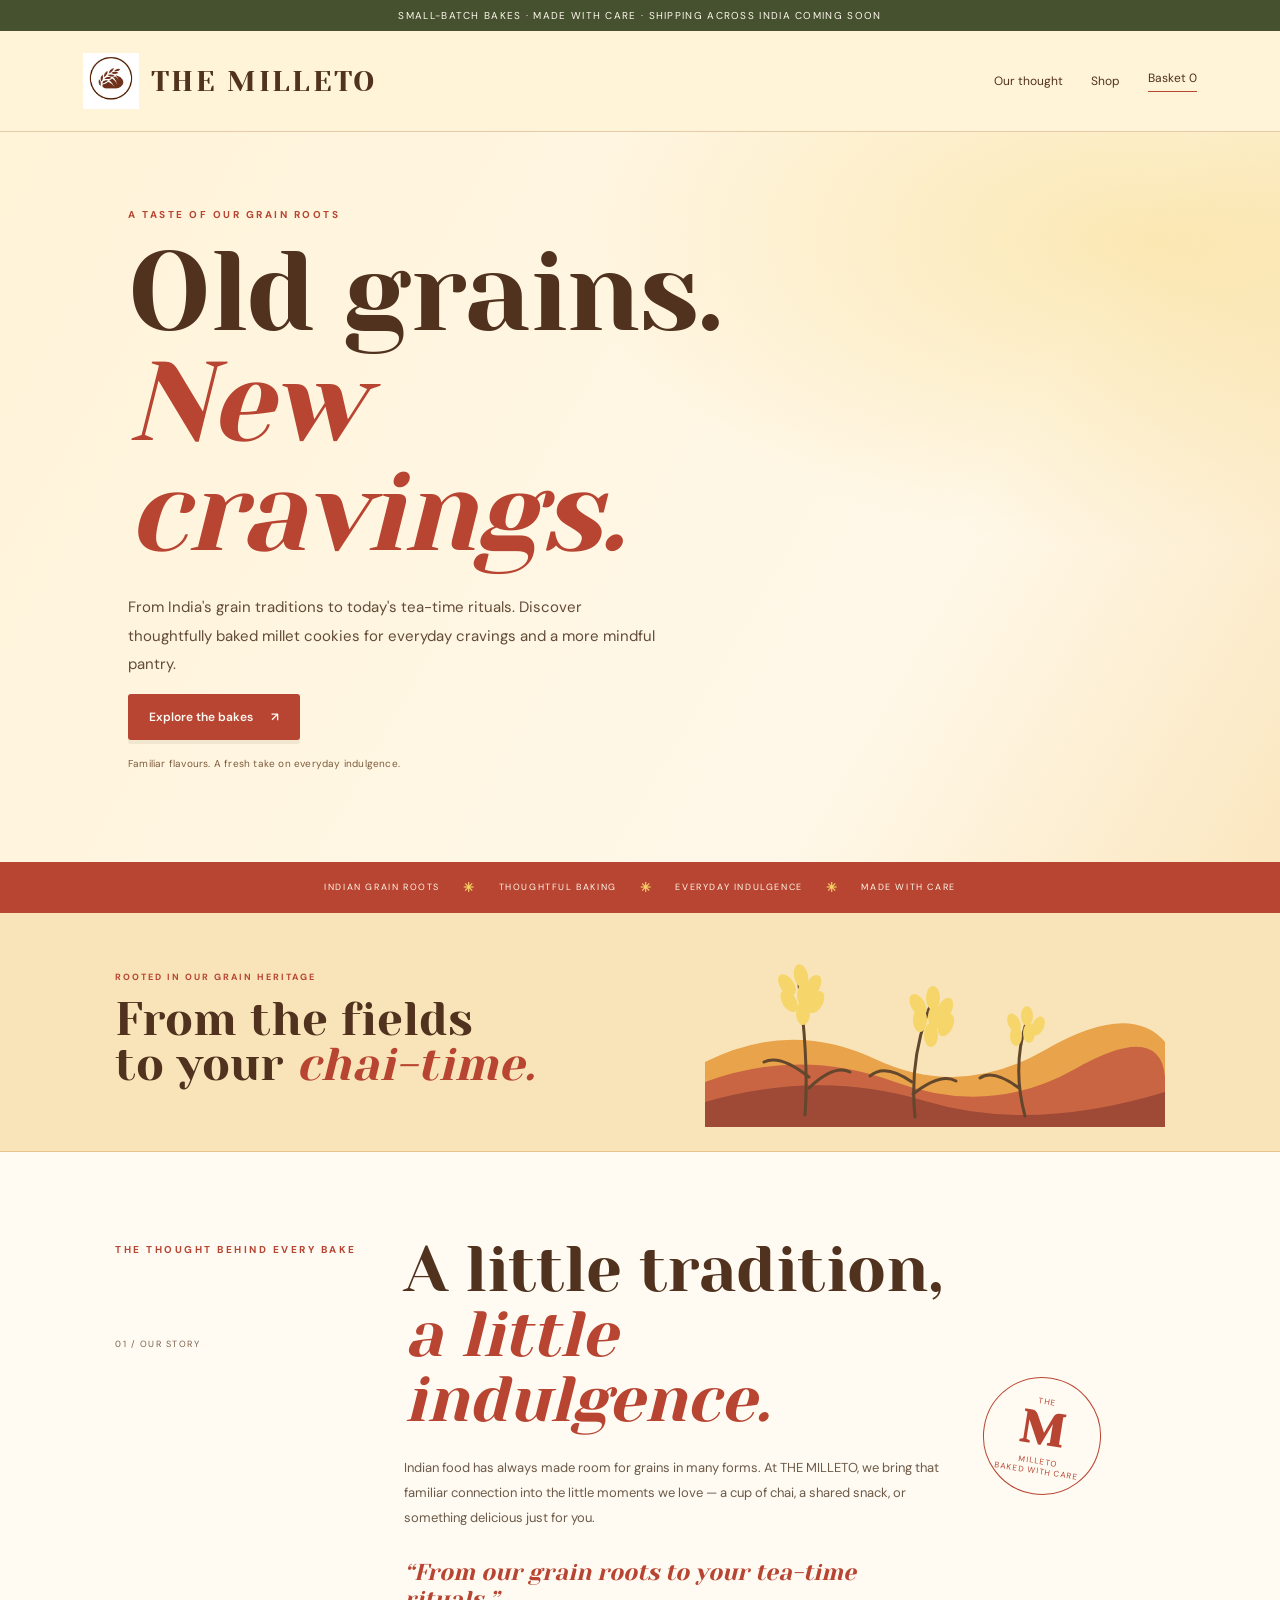
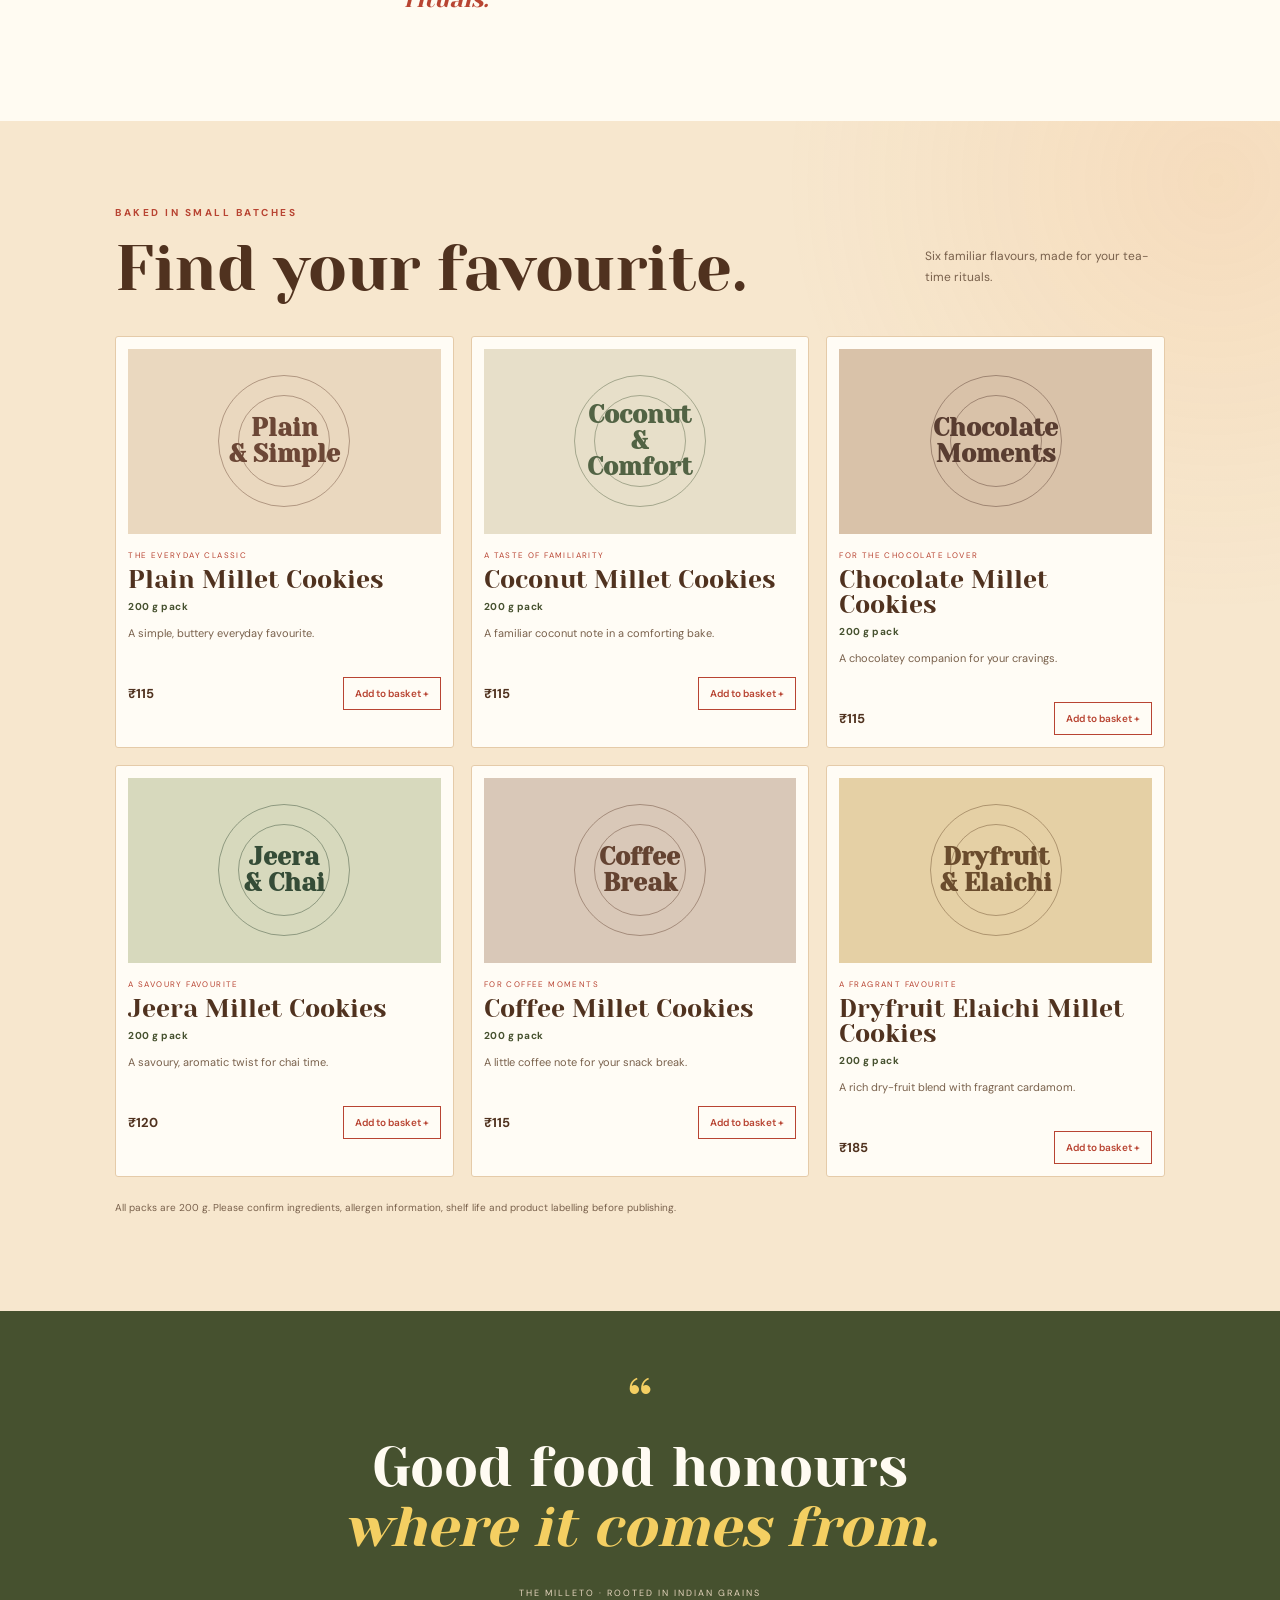
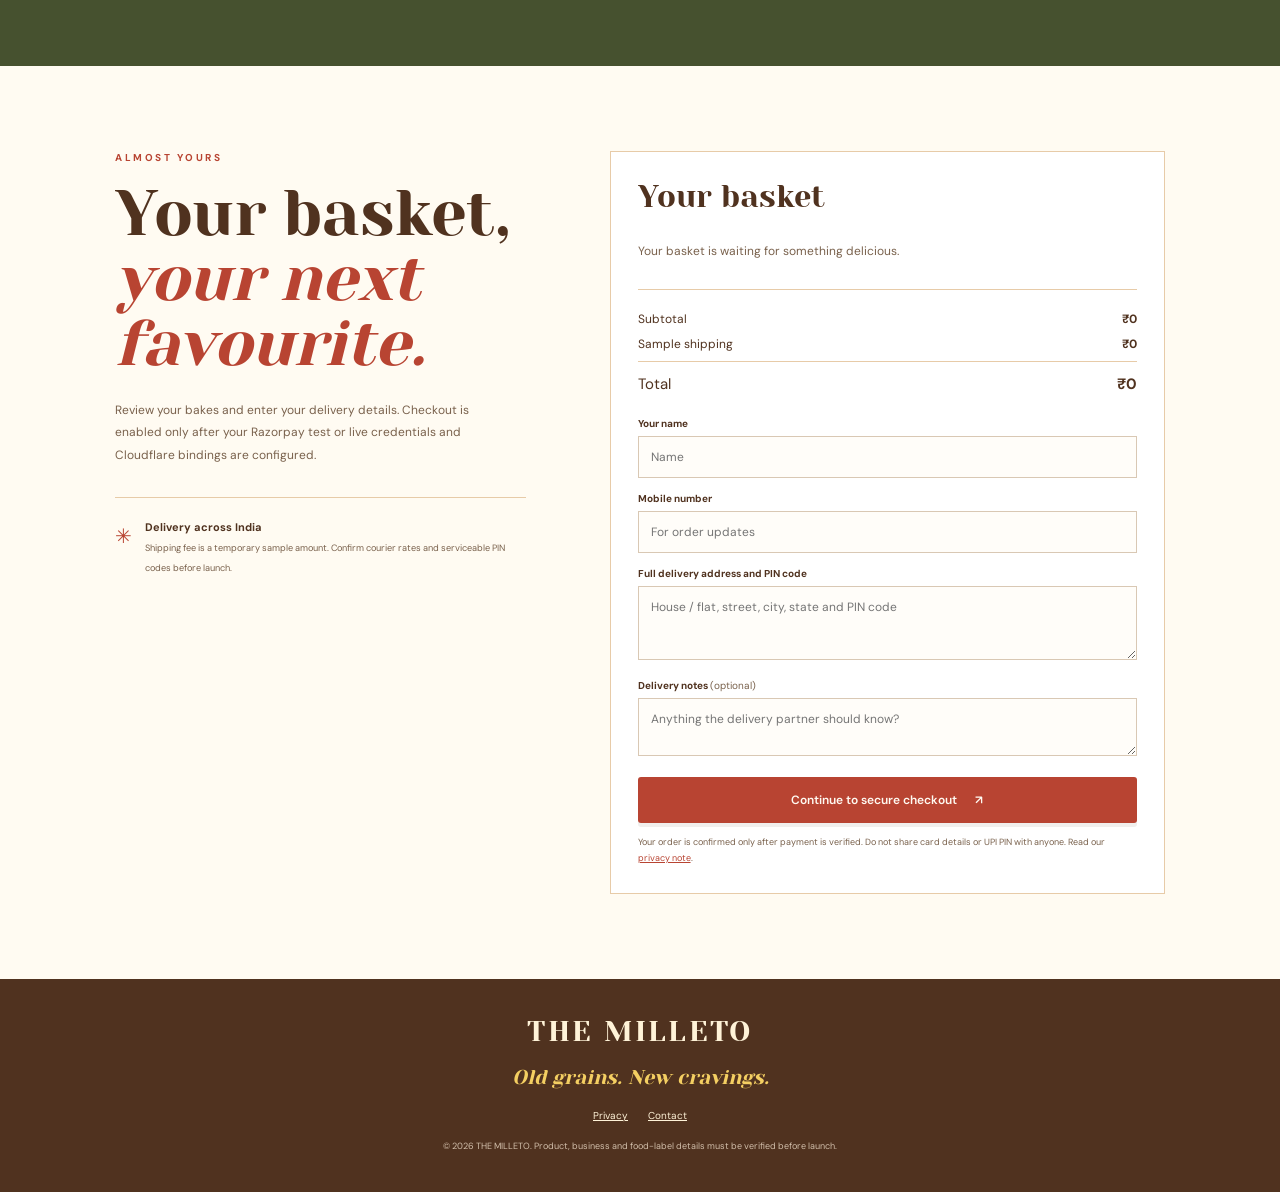
<file: index.html>
<!doctype html>
<html lang="en">
<head>
  <meta charset="utf-8">
  <meta name="viewport" content="width=device-width, initial-scale=1">
  <meta name="theme-color" content="#f5ebdd">
  <meta name="description" content="Thoughtfully baked millet cookies and gluten-free treats from THE MILLETO India. Old grains. New cravings.">
  <title>THE MILLETO India — Old grains. New cravings.</title>
  <link rel="preconnect" href="https://fonts.googleapis.com">
  <link rel="preconnect" href="https://fonts.gstatic.com" crossorigin> 
<link href="https://fonts.googleapis.com/css2?family=DM+Sans:wght@400;500;600;700&family=Yeseva+One&display=swap" rel="stylesheet">
 <link rel="stylesheet" href="/styles.css">
  <script src="https://checkout.razorpay.com/v1/checkout.js" defer></script>
  <script src="/app.js" defer></script>
</head>
<body>
  <div class="announcement">Small-batch bakes · Made with care · Shipping across India coming soon</div>
  <header class="site-header">
    <a class="wordmark" href="/" aria-label="THE MILLETO home">
      <img
        class="brand-logo"
        src="Logo.png"
        alt="
      >
      
<span class="wordmark-text">
  <span>THE MILLETO</span>
</span>
    </a>
    <nav><a href="#story">Our thought</a><a href="#shop">Shop</a><a href="#checkout" class="nav-cart">Basket <span id="count">0</span></a></nav>
  </header>

  <main>
    <section class="hero">
      <div class="hero-copy">
        <p class="eyebrow">A taste of our grain roots</p>
        <h1>Old grains.<br><em>New cravings.</em></h1>
        <p class="hero-intro">From India's grain traditions to today's tea-time rituals. Discover thoughtfully baked millet cookies for everyday cravings and a more mindful pantry.</p>
        <a class="button" href="#shop">Explore the bakes <span aria-hidden="true">↗</span></a>
        <p class="hero-note">Familiar flavours. A fresh take on everyday indulgence.</p>
    </section>
<section class="ticker" aria-label="Brand values"><span>Indian grain roots</span><b>✳</b><span>Thoughtful baking</span><b>✳</b><span>Everyday indulgence</span><b>✳</b><span>Made with care</span>
    </section>
<section class="harvest-band" aria-label="Illustrated millet harvest">
  <div class="harvest-inner">
    <div class="harvest-copy">
      <span class="harvest-kicker">ROOTED IN OUR GRAIN HERITAGE</span>
      <p>From the fields<br>to your <em>chai-time.</em></p>
    </div>

    <svg class="harvest-illustration"
         viewBox="0 0 460 190"
         xmlns="http://www.w3.org/2000/svg"
         role="img"
         aria-label="Golden millet stalks growing above warm rolling farm fields">

      <!-- Distant fields -->
      <path d="M0 125 Q85 82 170 122 T340 113 T460 105 L460 190 L0 190Z"
            fill="#E9A34A"/>
      <path d="M0 145 Q95 110 190 145 T370 132 T460 140 L460 190 L0 190Z"
            fill="#C96542"/>
      <path d="M0 165 Q115 132 220 164 T460 155 L460 190 L0 190Z"
            fill="#9F4937"/>

      <!-- Millet stalks -->
      <g fill="none" stroke="#62472D" stroke-width="3"
         stroke-linecap="round" stroke-linejoin="round">
        <path d="M100 178 Q104 125 94 48"/>
        <path d="M104 140 Q75 117 59 125"/>
        <path d="M104 151 Q129 127 145 135"/>

        <path d="M210 180 Q204 123 225 69"/>
        <path d="M207 145 Q180 126 165 139"/>
        <path d="M208 157 Q236 135 251 144"/>

        <path d="M320 179 Q307 131 321 86"/>
        <path d="M314 151 Q288 132 275 141"/>
      </g>

      <!-- Millet seed heads -->
      <g fill="#F6D66B">
        <ellipse cx="82" cy="48" rx="7" ry="12" transform="rotate(-35 82 48)"/>
        <ellipse cx="96" cy="39" rx="7" ry="12" transform="rotate(-12 96 39)"/>
        <ellipse cx="108" cy="49" rx="7" ry="12" transform="rotate(28 108 49)"/>
        <ellipse cx="84" cy="64" rx="7" ry="12" transform="rotate(-30 84 64)"/>
        <ellipse cx="99" cy="58" rx="7" ry="12"/>
        <ellipse cx="111" cy="65" rx="7" ry="12" transform="rotate(28 111 65)"/>
        <ellipse cx="98" cy="76" rx="7" ry="12"/>

        <ellipse cx="213" cy="68" rx="7" ry="12" transform="rotate(-30 213 68)"/>
        <ellipse cx="228" cy="61" rx="7" ry="12"/>
        <ellipse cx="240" cy="72" rx="7" ry="12" transform="rotate(25 240 72)"/>
        <ellipse cx="215" cy="83" rx="7" ry="12"/>
        <ellipse cx="230" cy="80" rx="7" ry="12"/>
        <ellipse cx="241" cy="88" rx="7" ry="12" transform="rotate(25 241 88)"/>
        <ellipse cx="226" cy="98" rx="7" ry="12"/>

        <ellipse cx="309" cy="86" rx="6" ry="10" transform="rotate(-25 309 86)"/>
        <ellipse cx="322" cy="79" rx="6" ry="10"/>
        <ellipse cx="333" cy="89" rx="6" ry="10" transform="rotate(25 333 89)"/>
        <ellipse cx="311" cy="99" rx="6" ry="10"/>
        <ellipse cx="324" cy="96" rx="6" ry="10"/>
      </g>
    </svg>
  </div>
</section>
    <section class="story section-wrap" id="story">
      <div class="story-label"><span class="eyebrow">The thought behind every bake</span><span class="story-number">01 / OUR STORY</span></div>
      <div class="story-copy">
        <h2>A little tradition,<br><em>a little indulgence.</em></h2>
        <p>Indian food has always made room for grains in many forms. At THE MILLETO, we bring that familiar connection into the little moments we love — a cup of chai, a shared snack, or something delicious just for you.</p>
        <p class="pull-quote">“From our grain roots to your tea-time rituals.”</p>
      </div>
      <div class="story-seal"><span>THE</span><strong>M</strong><span>MILLETO<br>BAKED WITH CARE</span></div>
    </section>

    <section class="shop section-wrap" id="shop">
      <div class="section-heading">
        <div><p class="eyebrow">Baked in small batches</p><h2>Find your favourite.</h2></div>
        <p>Six familiar flavours, made for your tea-time rituals.</p>
      </div>
      <div id="products" class="product-grid" aria-live="polite">
        <p>Loading the bakes…</p>
      </div>
      <p class="shop-disclaimer">All packs are 200 g. Please confirm ingredients, allergen information, shelf life and product labelling before publishing.</p>
    </section>

    <section class="quote-band">
      <span class="quote-mark">“</span>
      <p>Good food honours<br><em>where it comes from.</em></p>
      <span class="quote-credit">THE MILLETO · ROOTED IN INDIAN GRAINS</span>
    </section>

    <section class="checkout-wrap section-wrap" id="checkout">
      <div class="checkout-intro">
        <p class="eyebrow">Almost yours</p>
        <h2>Your basket,<br><em>your next favourite.</em></h2>
        <p>Review your bakes and enter your delivery details. Checkout is enabled only after your Razorpay test or live credentials and Cloudflare bindings are configured.</p>
        <div class="shipping-note"><span>✳</span><div><strong>Delivery across India</strong><br><small>Shipping fee is a temporary sample amount. Confirm courier rates and serviceable PIN codes before launch.</small></div></div>
      </div>
      <div class="checkout-card">
        <h3>Your basket</h3>
        <div id="cart-items" class="cart-items"><p class="empty-cart">Your basket is waiting for something delicious.</p></div>
        <div class="totals"><div><span>Subtotal</span><strong>₹<span id="subtotal">0</span></strong></div><div><span>Sample shipping</span><strong>₹<span id="shipping">80</span></strong></div><div class="grand-total"><span>Total</span><strong>₹<span id="total">0</span></strong></div></div>
        <form id="order-form">
          <label for="customer-name">Your name</label><input id="customer-name" name="name" autocomplete="name" maxlength="100" required placeholder="Name">
          <label for="customer-phone">Mobile number</label><input id="customer-phone" name="phone" type="tel" autocomplete="tel" maxlength="20" required placeholder="For order updates">
          <label for="customer-address">Full delivery address and PIN code</label><textarea id="customer-address" name="address" autocomplete="street-address" rows="3" maxlength="1000" required placeholder="House / flat, street, city, state and PIN code"></textarea>
          <label for="customer-notes">Delivery notes <span class="optional">(optional)</span></label><textarea id="customer-notes" name="notes" rows="2" maxlength="500" placeholder="Anything the delivery partner should know?"></textarea>
          <button id="checkout-button" class="button button-full" type="submit">Continue to secure checkout <span aria-hidden="true">↗</span></button>
          <p id="order-message" class="form-message" role="status" aria-live="polite"></p>
        </form>
        <p class="fine-print">Your order is confirmed only after payment is verified. Do not share card details or UPI PIN with anyone. Read our <a href="/privacy.html">privacy note</a>.</p>
      </div>
    </section>
  </main>

  <footer class="site-footer">
    <a class="wordmark footer-wordmark" href="/"> 
      <span>THE MILLETO</span>
    </a>
    <p>Old grains. New cravings.</p>
    <div class="footer-links"><a href="/privacy.html">Privacy
    </a>     
<a href="https://mail.google.com/mail/?view=cm&fs=1&to=themilleto2024@gmail.com"
   target="_blank"
   rel="noopener noreferrer">
  Contact
</a>
    </a>
    </div>
    <small>© <span id="year"></span> THE MILLETO. Product, business and food-label details must be verified before launch.</small>
  </footer>
</body>
</html>
</file>
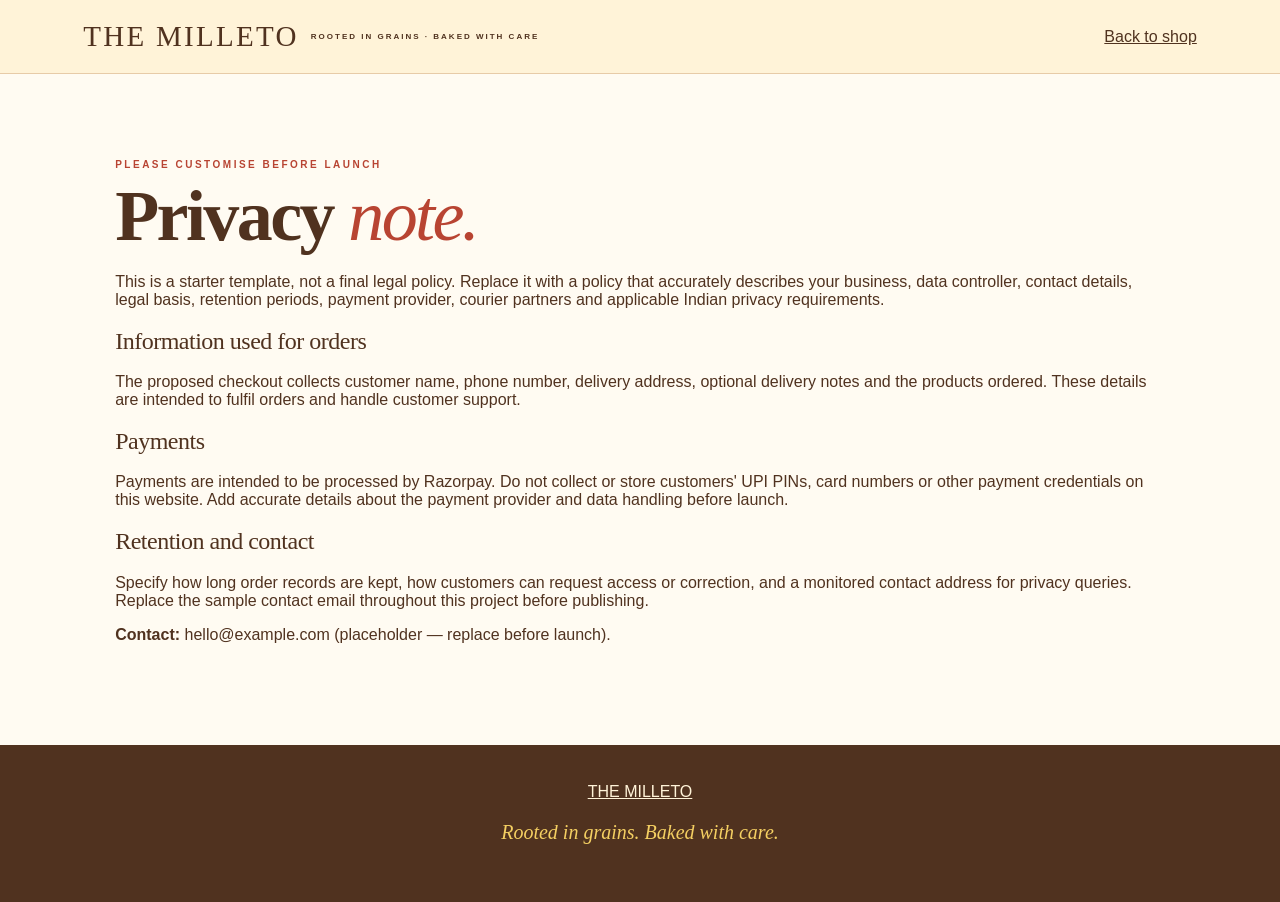
<file: privacy.html>
<!doctype html>
<html lang="en"><head><meta charset="utf-8"><meta name="viewport" content="width=device-width,initial-scale=1"><title>Privacy note | THE MILLETO</title><link rel="stylesheet" href="/styles.css"></head>
<body><header class="site-header"><a class="wordmark" href="/"><span>THE MILLETO</span><small>ROOTED IN GRAINS · BAKED WITH CARE</small></a><a href="/#shop">Back to shop</a></header>
<main class="section-wrap"><p class="eyebrow">Please customise before launch</p><h1 style="font-size:clamp(44px,7vw,72px)">Privacy <em>note.</em></h1>
<p>This is a starter template, not a final legal policy. Replace it with a policy that accurately describes your business, data controller, contact details, legal basis, retention periods, payment provider, courier partners and applicable Indian privacy requirements.</p>
<h2>Information used for orders</h2><p>The proposed checkout collects customer name, phone number, delivery address, optional delivery notes and the products ordered. These details are intended to fulfil orders and handle customer support.</p>
<h2>Payments</h2><p>Payments are intended to be processed by Razorpay. Do not collect or store customers' UPI PINs, card numbers or other payment credentials on this website. Add accurate details about the payment provider and data handling before launch.</p>
<h2>Retention and contact</h2><p>Specify how long order records are kept, how customers can request access or correction, and a monitored contact address for privacy queries. Replace the sample contact email throughout this project before publishing.</p>
<p><strong>Contact:</strong> hello@example.com (placeholder — replace before launch).</p></main>
<footer class="site-footer"><a href="/">THE MILLETO</a><p>Rooted in grains. Baked with care.</p></footer></body></html>
</file>
<file: styles.css>
:root {
  --cream: #FFF3D8;
  --paper: #FFFBF2;
  --brown: #50321F;
  --terracotta: #B84432;
  --green: #46512F;
  --saffron: #F4CF62;
  --line: #E7CBA8;
  --muted: #79614C;

  --orange: #E88735;
  --field: #D9A044;
  --rose: #C85C43;
  --light-yellow: #FFF0B7;
 --serif: "Yeseva One", Georgia, serif;
--sans: "DM Sans", Arial, sans-serif;
}
*{box-sizing:border-box}
html{scroll-behavior:smooth;scroll-padding-top:24px}
body{margin:0;background:var(--paper);color:var(--brown);font-family:var(--sans);-webkit-font-smoothing:antialiased}
a{color:inherit}
.announcement{background:var(--green);color:#fff8ed;text-align:center;padding:9px 14px;font-size:10px;letter-spacing:1.3px;text-transform:uppercase}
.site-header{display:flex;align-items:center;justify-content:space-between;padding:22px 6.5%;gap:24px;background:var(--cream);border-bottom:1px solid var(--line)}
.wordmark{text-decoration:none;display:inline-flex;flex-direction:column;gap:2px}
.wordmark>span{font-family:var(--serif);font-size:29px;font-weight:700;letter-spacing:2.3px;line-height:1}
.wordmark small{font-size:8px;letter-spacing:2px;font-weight:700}
nav{display:flex;align-items:center;gap:28px;font-size:12px}
nav a{text-decoration:none}
.nav-cart{border-bottom:1px solid var(--terracotta);padding-bottom:5px}
.hero{display:grid;grid-template-columns:1.08fr .92fr;min-height:530px;background:var(--cream);padding:55px 9% 68px;gap:6%;align-items:center;overflow:hidden}
.hero-copy{max-width:570px}
.eyebrow{font-size:10px;font-weight:700;letter-spacing:2.5px;text-transform:uppercase;color:var(--terracotta);margin:0 0 17px}
h1,h2,h3{font-family:var(--serif);font-weight:600}
h1{font-size:clamp(58px,7.7vw,100px);line-height:.83;letter-spacing:-2.6px;margin:0 0 26px}
h1 em,h2 em,.quote-band em{color:var(--terracotta);font-weight:500}
.hero-intro{max-width:460px;line-height:1.85;font-size:14px;color:#645142}
.button{display:inline-flex;justify-content:center;align-items:center;gap:18px;background:var(--terracotta);color:#fffaf2;text-decoration:none;border:0;border-radius:2px;padding:15px 21px;font:600 12px var(--sans);cursor:pointer;transition:background .2s,transform .2s}
.button:hover{background:var(--green);transform:translateY(-1px)}
.hero-note{font-size:10px;color:var(--muted);margin-top:17px;letter-spacing:.2px}
.hero-art{height:360px;max-width:420px;width:100%;justify-self:center;position:relative;background:#e7d6bd;border-radius:48% 48% 3px 3px;overflow:hidden;border:1px solid #d4bea0}
.sun{position:absolute;width:215px;height:215px;border-radius:50%;background:var(--saffron);right:7%;top:7%;opacity:.9}
.cookie{position:absolute;width:135px;height:135px;border-radius:50%;background:#b97b45;border:9px solid #d49a5e;box-shadow:inset 0 0 0 3px #a86a3b;z-index:2}
.cookie i{position:absolute;width:10px;height:10px;border-radius:50%;background:#65432e}
.cookie i:nth-child(1){top:25%;left:30%}.cookie i:nth-child(2){top:55%;left:63%}.cookie i:nth-child(3){top:70%;left:30%}
.cookie-one{left:10%;top:30%;transform:rotate(-18deg)}
.cookie-two{right:8%;bottom:13%;transform:rotate(13deg);background:#8c5636;border-color:#bd8050}
.art-caption{position:absolute;z-index:3;left:36%;top:43%;font:700 12px var(--sans);letter-spacing:2px;line-height:1.8;color:var(--green);transform:rotate(-7deg)}
.art-stem{position:absolute;width:3px;height:260px;background:var(--green);bottom:-30px;left:48%;transform:rotate(23deg);opacity:.7}
.grain{position:absolute;color:var(--green);font-size:75px;z-index:1;opacity:.8}.grain-one{top:12%;left:22%;transform:rotate(75deg)}.grain-two{right:10%;top:28%;transform:rotate(-35deg)}
.ticker{display:flex;justify-content:center;align-items:center;gap:23px;padding:17px 10px;background:var(--terracotta);color:#fff8ed;font-size:9px;letter-spacing:1.6px;text-transform:uppercase;flex-wrap:wrap}
.ticker b{color:var(--saffron);font-size:13px}
.section-wrap{padding:85px 9%}
.story{display:grid;grid-template-columns:.7fr 1.5fr .5fr;gap:35px;align-items:center}
.story-label{align-self:start}.story-number{display:block;margin-top:80px;font-size:9px;letter-spacing:1.5px;color:var(--muted)}
.story h2,.section-heading h2,.checkout-intro h2{font-size:clamp(42px,5vw,64px);line-height:.95;margin:0 0 22px;letter-spacing:-1px}
.story-copy>p:not(.pull-quote){font-size:13px;line-height:1.95;color:#6c5a49;max-width:560px}
.pull-quote{font:italic 23px var(--serif);color:var(--terracotta);margin-top:28px}
.story-seal{width:118px;height:118px;border:1px solid var(--terracotta);border-radius:50%;display:flex;flex-direction:column;justify-content:center;align-items:center;text-align:center;color:var(--terracotta);transform:rotate(9deg);font-size:8px;letter-spacing:1px}
.story-seal strong{font:600 45px var(--serif);line-height:1.1}
.shop{background:#f1e4d2}
.section-heading{display:flex;justify-content:space-between;align-items:end;gap:25px;margin-bottom:35px}
.section-heading h2{margin:0}
.section-heading>p{max-width:240px;font-size:12px;line-height:1.8;color:var(--muted)}
.product-grid{display:grid;grid-template-columns:repeat(3,minmax(0,1fr));gap:17px}
.product-card{background:var(--paper);border:1px solid #e1cfb8;padding:12px;min-width:0}
.product-art{height:185px;display:flex;align-items:center;justify-content:center;position:relative;overflow:hidden;background:var(--art-bg,#ead8bf);color:var(--green)}
.product-art:before{content:"";position:absolute;width:130px;height:130px;border:1px solid currentColor;border-radius:50%;opacity:.45}
.product-art:after{content:"";position:absolute;width:90px;height:90px;border:1px solid currentColor;border-radius:50%;opacity:.45}
.product-symbol{position:relative;z-index:1;font:600 25px var(--serif);text-align:center;line-height:1.05;max-width:125px}
.product-kicker{font-size:8px;text-transform:uppercase;letter-spacing:1.4px;color:var(--terracotta);margin-top:16px}
.product-card h3{font-size:25px;line-height:1;margin:7px 0}
.pack-size{font-size:10px;letter-spacing:.5px;font-weight:700;color:var(--green);margin:8px 0}
.product-description{font-size:11px;line-height:1.65;color:var(--muted);min-height:38px}
.product-bottom{display:flex;justify-content:space-between;align-items:center;gap:8px;margin-top:15px}
.product-price{font-size:13px;font-weight:700}
.add-button{background:transparent;border:1px solid var(--terracotta);color:var(--terracotta);padding:9px 11px;font:600 10px var(--sans);cursor:pointer}
.add-button:hover{background:var(--terracotta);color:white}
.shop-disclaimer{font-size:10px;line-height:1.7;color:var(--muted);margin-top:22px}
.quote-band{background:var(--green);color:var(--paper);text-align:center;padding:65px 20px}
.quote-mark{font:60px var(--serif);color:var(--saffron);line-height:.8}
.quote-band p{font:600 clamp(34px,5vw,56px)/.95 var(--serif);margin:12px 0 22px}
.quote-band em{color:var(--saffron)}
.quote-credit{font-size:9px;letter-spacing:2px;color:#e4d4bd}
.checkout-wrap{display:grid;grid-template-columns:.85fr 1.15fr;gap:8%;align-items:start}
.checkout-intro{position:sticky;top:30px}
.checkout-intro>p:not(.eyebrow){font-size:12px;line-height:1.9;color:var(--muted);max-width:360px}
.shipping-note{display:flex;gap:13px;margin-top:30px;padding-top:20px;border-top:1px solid var(--line);font-size:11px;line-height:1.8}
.shipping-note>span{color:var(--terracotta);font-size:20px}
.shipping-note small{color:var(--muted)}
.checkout-card{background:white;border:1px solid var(--line);padding:27px}
.checkout-card h3{font-size:31px;margin:0 0 17px}
.cart-row{display:grid;grid-template-columns:1fr auto;gap:10px;align-items:center;padding:12px 0;border-bottom:1px solid #eee4d8;font-size:11px}
.cart-row small{display:block;color:var(--muted);margin-top:4px}
.qty-controls{display:flex;align-items:center;gap:9px}
.qty-controls button{border:1px solid var(--line);background:var(--paper);width:27px;height:27px;cursor:pointer;color:var(--brown)}
.empty-cart{font-size:12px;color:var(--muted);padding:12px 0}
.totals{margin:18px 0 23px;border-top:1px solid var(--line);padding-top:12px;font-size:12px}
.totals>div{display:flex;justify-content:space-between;margin:9px 0}
.grand-total{border-top:1px solid var(--line);padding-top:12px;font-size:15px}
label{display:block;font-size:10px;font-weight:700;margin:14px 0 6px}
.optional{font-weight:400;color:var(--muted)}
input,textarea{width:100%;border:1px solid #d9c8b4;background:#fffdf9;border-radius:0;padding:12px;font:12px var(--sans);color:var(--brown)}
input:focus,textarea:focus{outline:2px solid #c68a72;outline-offset:1px}
textarea{resize:vertical}
.button-full{width:100%;margin-top:16px}
.form-message{font-size:11px;line-height:1.7;color:var(--terracotta);overflow-wrap:anywhere}
.fine-print{font-size:9px;line-height:1.8;color:var(--muted);margin-bottom:0}
.fine-print a{color:var(--terracotta)}
.site-footer{background:var(--brown);color:var(--cream);padding:38px 7%;text-align:center}
.footer-wordmark{color:var(--cream)}.footer-wordmark small{color:#d8c5ae}
.site-footer>p{font:italic 20px var(--serif);color:var(--saffron)}
.footer-links{display:flex;justify-content:center;gap:20px;margin:17px}
.footer-links a{font-size:10px;color:var(--cream)}
.site-footer>small{display:block;font-size:9px;color:#d1beaa;line-height:1.7}
@media(max-width:900px){.hero{padding:50px 6%;grid-template-columns:1fr  .8fr}.hero-art{height:310px}.product-grid{grid-template-columns:repeat(2,minmax(0,1fr))}.story{grid-template-columns:.5fr 1.5fr}.story-seal{display:none}.story-number{margin-top:45px}.checkout-wrap{gap:5%}}
@media(max-width:720px){.product-grid{grid-template-columns:repeat(2,minmax(0,1fr))}.product-art{height:160px}}
@media(max-width:620px){.site-header{padding:18px 5%;align-items:flex-start}.wordmark>span{font-size:24px}.wordmark small{font-size:7px;letter-spacing:1.2px}nav{gap:13px;font-size:10px;padding-top:5px}.hero{grid-template-columns:1fr;padding:52px 7% 35px;gap:30px}.hero-art{height:285px;width:min(100%,340px)}h1{font-size:66px}.ticker{gap:10px;font-size:8px}.section-wrap{padding:58px 6%}.story{grid-template-columns:1fr;gap:20px}.story-number{margin-top:12px}.story h2,.section-heading h2,.checkout-intro h2{font-size:48px}.section-heading{display:block}.section-heading>p{margin-top:15px}.product-grid{gap:10px}.product-card{padding:9px}.product-art{height:145px}.product-card h3{font-size:22px}.pack-size{font-size:10px;letter-spacing:.5px;font-weight:700;color:var(--green);margin:8px 0}
.product-description{min-height:52px}.product-bottom{align-items:flex-start;flex-direction:column}.add-button{width:100%}.checkout-wrap{grid-template-columns:1fr;gap:25px}.checkout-intro{position:static}.checkout-card{padding:19px}.announcement{font-size:8px;letter-spacing:.7px}}
/* ==========================================
   THE MILLETO INDIA — HARVEST & BAKERY UPDATE
   ========================================== */

/* Hero: remove the second column and expand the text */
.hero {
  display: flex;
  align-items: center;
  min-height: 470px;
  padding: 76px 10% 82px;
  background:
    radial-gradient(
      ellipse at 90% 15%,
      rgba(244, 207, 98, 0.4),
      transparent 35%
    ),
    linear-gradient(120deg, #FFF3D8 0%, #FFF8E9 70%, #FBE7C0 100%);
}

.hero-copy {
  max-width: 760px;
}

.hero h1 {
  max-width: 750px;
  font-size: clamp(64px, 9vw, 112px);
  line-height: 0.86;
}

.hero-intro {
  max-width: 530px;
  color: #624B37;
  font-size: 15px;
  line-height: 1.9;
}

.hero-note {
  color: #7D5B3C;
}

/* A little more warmth in the hero heading */
.hero h1 em {
  color: var(--terracotta);
}

/* Buttons */
.button {
  background: var(--terracotta);
  border-radius: 3px;
  box-shadow: 0 4px 0 rgba(80, 50, 31, 0.08);
}

.button:hover {
  background: var(--brown);
}

/* Brand ticker */
.ticker {
  background: var(--terracotta);
  color: #FFF8E8;
}

.ticker b {
  color: var(--saffron);
}

/* New millet harvest strip */
.harvest-band {
  overflow: hidden;
  background: #F8E4B8;
  border-bottom: 1px solid #E6C58D;
  padding: 24px 9%;
}

.harvest-inner {
  max-width: 1120px;
  margin: 0 auto;
  display: grid;
  grid-template-columns: 0.85fr 1.15fr;
  align-items: center;
  gap: 30px;
}

.harvest-copy {
  position: relative;
  z-index: 1;
}

.harvest-kicker {
  font-size: 9px;
  font-weight: 700;
  letter-spacing: 2px;
  line-height: 1.7;
  color: var(--terracotta);
}

.harvest-copy p {
  font: 600 clamp(30px, 4vw, 46px)/0.98 var(--serif);
  color: var(--brown);
  margin: 12px 0;
}

.harvest-copy em {
  color: var(--terracotta);
  font-weight: 500;
}

.harvest-illustration {
  display: block;
  width: 100%;
  max-width: 460px;
  justify-self: end;
  height: auto;
}

/* Story: subtle warm background and stronger quote */
.story {
  position: relative;
  background: var(--paper);
}

.pull-quote {
  color: var(--terracotta);
}

/* Shop: brighter but still easy to read */
.shop {
  background:
    radial-gradient(
      circle at 95% 5%,
      rgba(232, 135, 53, 0.11),
      transparent 26%
    ),
    #F7E7CE;
}

.section-heading h2 {
  color: var(--brown);
}

.product-card {
  background: #FFFCF5;
  border-color: #E5CBA9;
  border-radius: 3px;
  transition: transform 0.2s, border-color 0.2s;
}

.product-card:hover {
  transform: translateY(-3px);
  border-color: var(--orange);
}

.product-art {
  background: var(--art-bg, #F5DFAF);
  color: var(--green);
}

.product-kicker {
  color: var(--terracotta);
}

.add-button {
  border-color: var(--terracotta);
  color: var(--terracotta);
}

.add-button:hover {
  background: var(--terracotta);
  color: white;
}

/* Brand quote band */
.quote-band {
  background: var(--green);
}

.quote-mark,
.quote-band em {
  color: var(--saffron);
}

/* Basket and form details */
.checkout-card {
  border-color: var(--line);
}

input:focus,
textarea:focus {
  outline-color: var(--orange);
}

/* Mobile layout */
@media (max-width: 620px) {
  .hero {
    min-height: auto;
    padding: 56px 7% 48px;
  }

  .hero h1 {
    font-size: clamp(58px, 15vw, 78px);
    line-height: 0.88;
  }

  .hero-intro {
    font-size: 13px;
  }

  .harvest-band {
    padding: 28px 7% 12px;
  }

  .harvest-inner {
    grid-template-columns: 1fr;
    gap: 8px;
  }

  .harvest-copy p {
    font-size: 36px;
  }

  .harvest-illustration {
    width: 100%;
    max-width: 390px;
    margin: 0 auto;
  }
}

/* Logo beside the brand name */
.site-header .wordmark {
  display: inline-flex;
  flex-direction: row;
  align-items: center;
  gap: 12px;
  flex-shrink: 0;
}

.brand-logo {
  width: 56px;
  height: 56px;
  object-fit: cover;
  background: transparent;
  display: circle;
}

.wordmark-text {
  display: flex;
  flex-direction: column;
  gap: 4px;
}

/* Keep the brand name and tagline readable */
.wordmark-text > span {
  font-family: var(--serif);
  font-size: 29px;
  font-weight: 700;
  letter-spacing: 2px;
  line-height: 1;
}

.wordmark-text small {
  font-size: 8px;
  letter-spacing: 1.5px;
  font-weight: 700;
}

/* Smaller logo on phones */
@media (max-width: 620px) {
  .site-header .wordmark {
    gap: 8px;
  }

  .brand-logo {
    width: 40px;
    height: 40px;
  }

  .wordmark-text > span {
    font-size: 20px;
    letter-spacing: 1px;
  }

  .wordmark-text small {
    font-size: 6px;
    letter-spacing: 0.7px;
  }
}

/* THE MILLETO — distinctive Indian-inspired typography */

/* Main homepage headline */
.hero h1 {
  font-family: var(--serif);
  font-weight: 400;
  letter-spacing: -1.5px;
  line-height: 0.98;
}

/* Main section headings */
h2,
.story h2,
.section-heading h2,
.checkout-intro h2 {
  font-family: var(--serif);
  font-weight: 400;
  letter-spacing: -0.5px;
  line-height: 1.02;
}

/* Large brand quote */
.quote-band p {
  font-family: var(--serif);
  font-weight: 400;
  line-height: 1.08;
}

/* Smaller pull quotes and harvest text */
.pull-quote,
.harvest-copy p,
.site-footer > p {
  font-family: var(--serif);
  font-weight: 400;
}

/* Product names */
.product-card h3,
.checkout-card h3 {
  font-family: var(--serif);
  font-weight: 400;
}

/* Keep the brand wordmark refined */
.wordmark-text > span,
.wordmark > span,
.footer-wordmark > span {
  font-family: var(--serif);
  font-weight: 400;
}

/* Preserve clean readability for supporting text */
body,
button,
input,
textarea {
  font-family: var(--sans);
}

.site-header .wordmark-text {
  display: flex;
  flex-direction: column;
  align-items: flex-start;
  gap: 3px;
}

.site-header .wordmark-text > span {
  line-height: 1.05;
}

.site-header .wordmark-text small {
  font-size: 10px;
  letter-spacing: 2px;
  line-height: 1.4;
}
</file>
